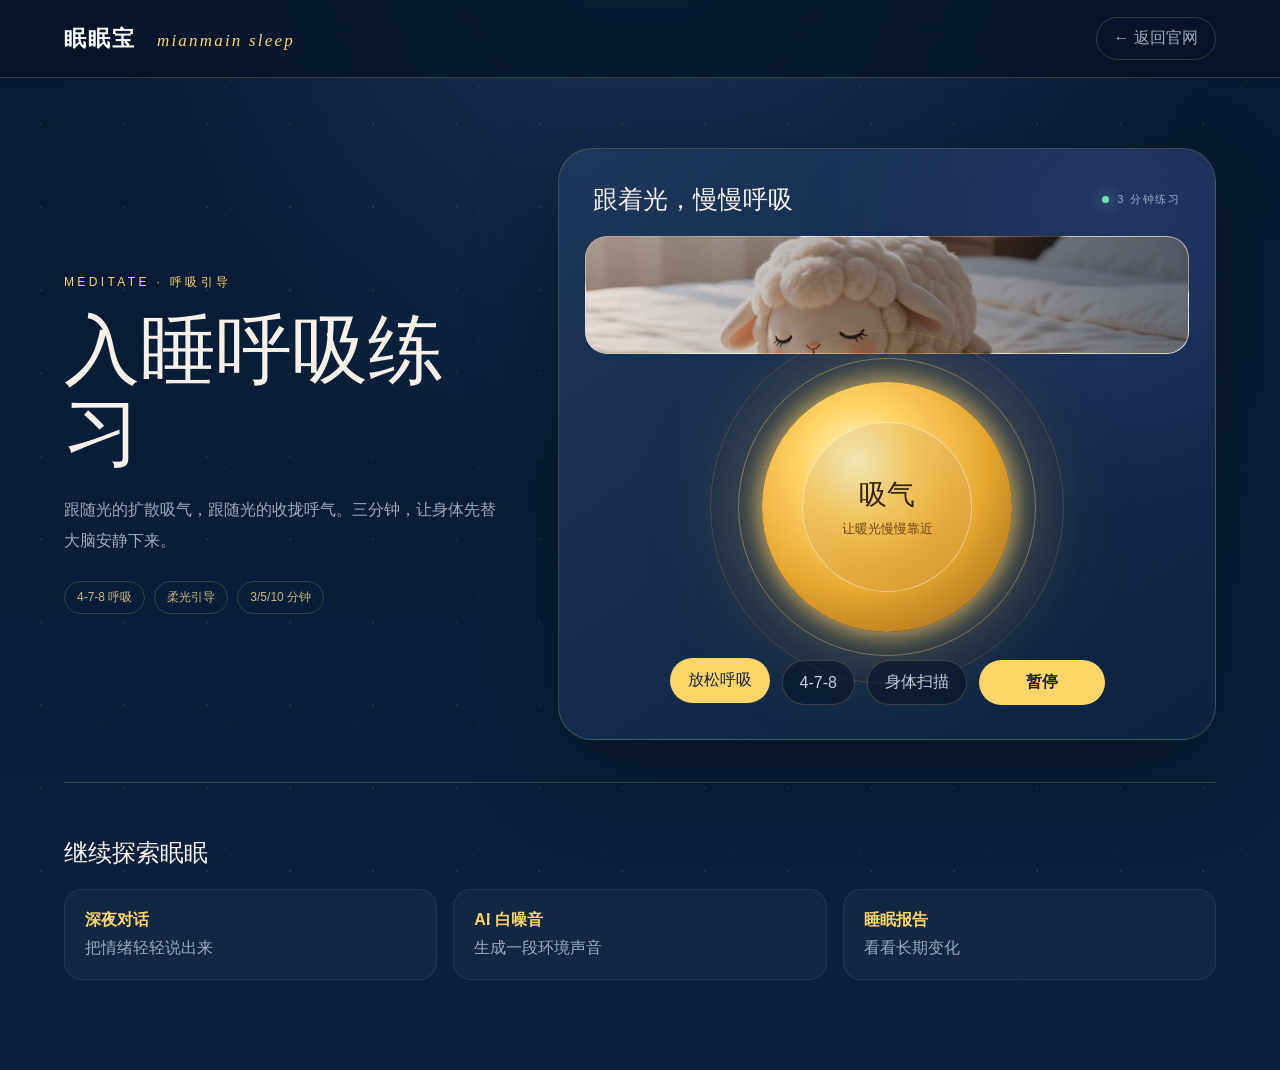
<file: mianmianbao/features/breathe.html>
<!doctype html><html lang="zh-CN"><head><meta charset="utf-8"><meta name="viewport" content="width=device-width,initial-scale=1,viewport-fit=cover"><title>入睡呼吸练习｜眠眠宝</title><link rel="icon" href="../favicon.svg"><link rel="stylesheet" href="feature.css"></head><body data-page="breathe"><div class="stars"></div><header class="topbar"><a class="brand" href="../">眠眠宝 <em>mianmain sleep</em></a><a class="back" href="../#features">← 返回官网</a></header><main class="shell"><section class="hero"><div class="reveal"><div class="eyebrow" data-eyebrow></div><h1 data-title></h1><p data-lead></p><div class="tags" data-tags></div></div><div class="stage reveal" data-stage></div></section><section class="more"><h2>继续探索眠眠</h2><div class="more-grid"><a class="more-card" href="chat.html"><strong>深夜对话</strong>把情绪轻轻说出来</a><a class="more-card" href="sound.html"><strong>AI 白噪音</strong>生成一段环境声音</a><a class="more-card" href="report.html"><strong>睡眠报告</strong>看看长期变化</a></div></section></main><script src="feature.js"></script></body></html>
</file>
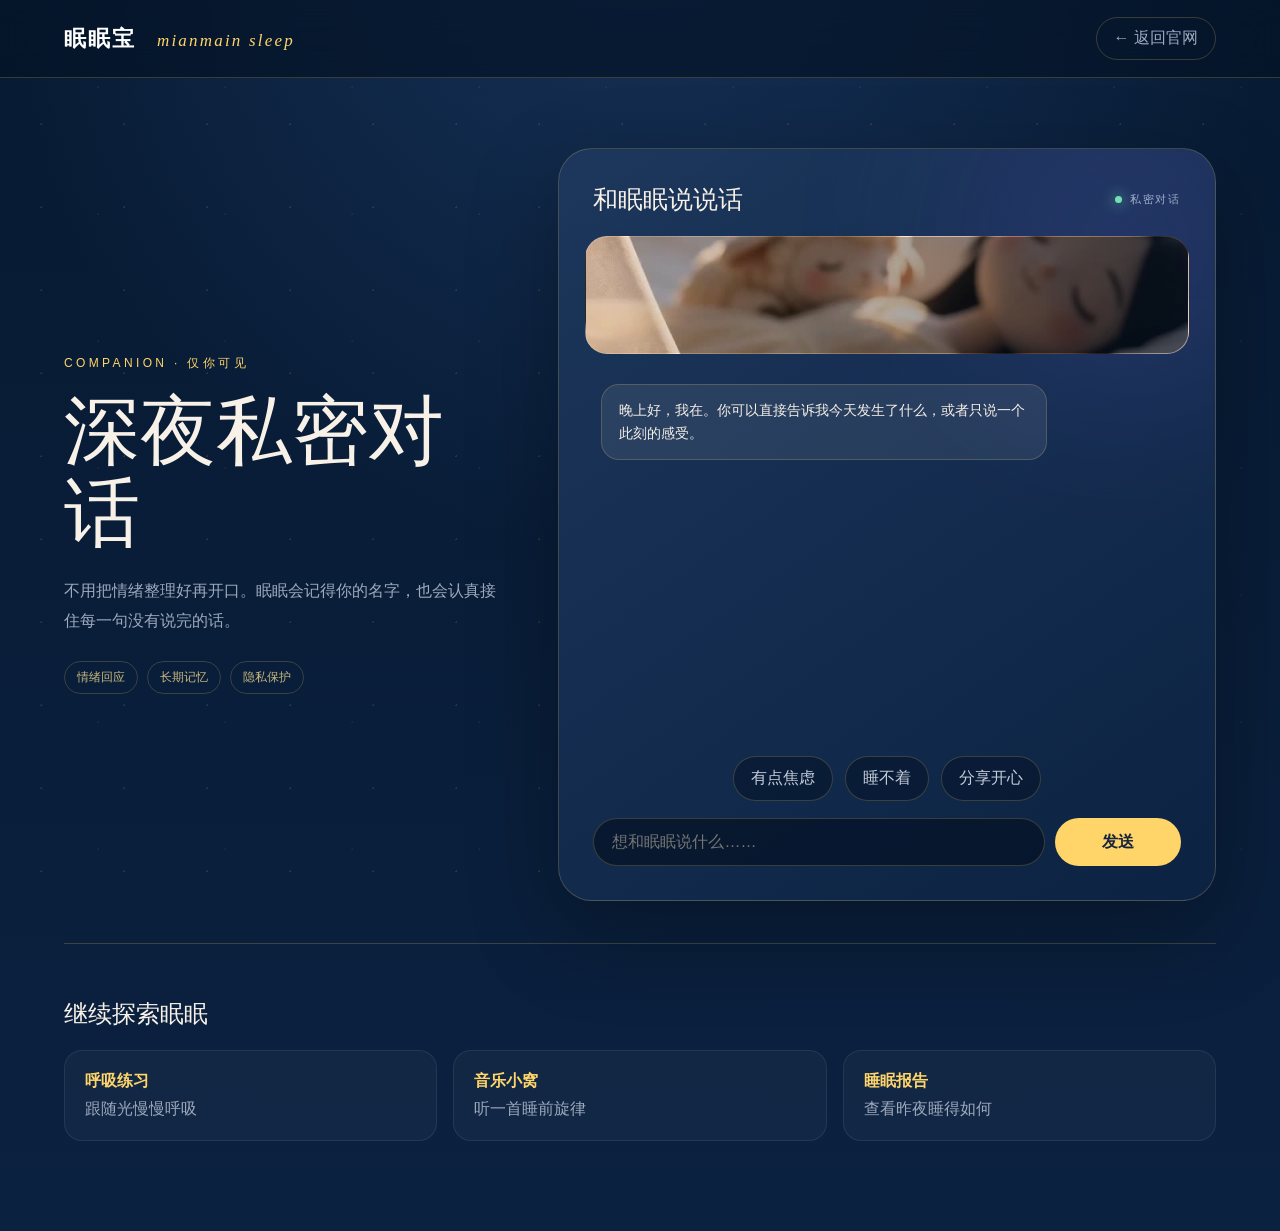
<file: mianmianbao/features/chat.html>
<!doctype html><html lang="zh-CN"><head><meta charset="utf-8"><meta name="viewport" content="width=device-width,initial-scale=1,viewport-fit=cover"><title>深夜私密对话｜眠眠宝</title><link rel="icon" href="../favicon.svg"><link rel="stylesheet" href="feature.css"></head><body data-page="chat"><div class="stars"></div><header class="topbar"><a class="brand" href="../">眠眠宝 <em>mianmain sleep</em></a><a class="back" href="../#features">← 返回官网</a></header><main class="shell"><section class="hero"><div class="reveal"><div class="eyebrow" data-eyebrow></div><h1 data-title></h1><p data-lead></p><div class="tags" data-tags></div></div><div class="stage reveal" data-stage></div></section><section class="more"><h2>继续探索眠眠</h2><div class="more-grid"><a class="more-card" href="breathe.html"><strong>呼吸练习</strong>跟随光慢慢呼吸</a><a class="more-card" href="music.html"><strong>音乐小窝</strong>听一首睡前旋律</a><a class="more-card" href="report.html"><strong>睡眠报告</strong>查看昨夜睡得如何</a></div></section></main><script src="feature.js"></script></body></html>
</file>
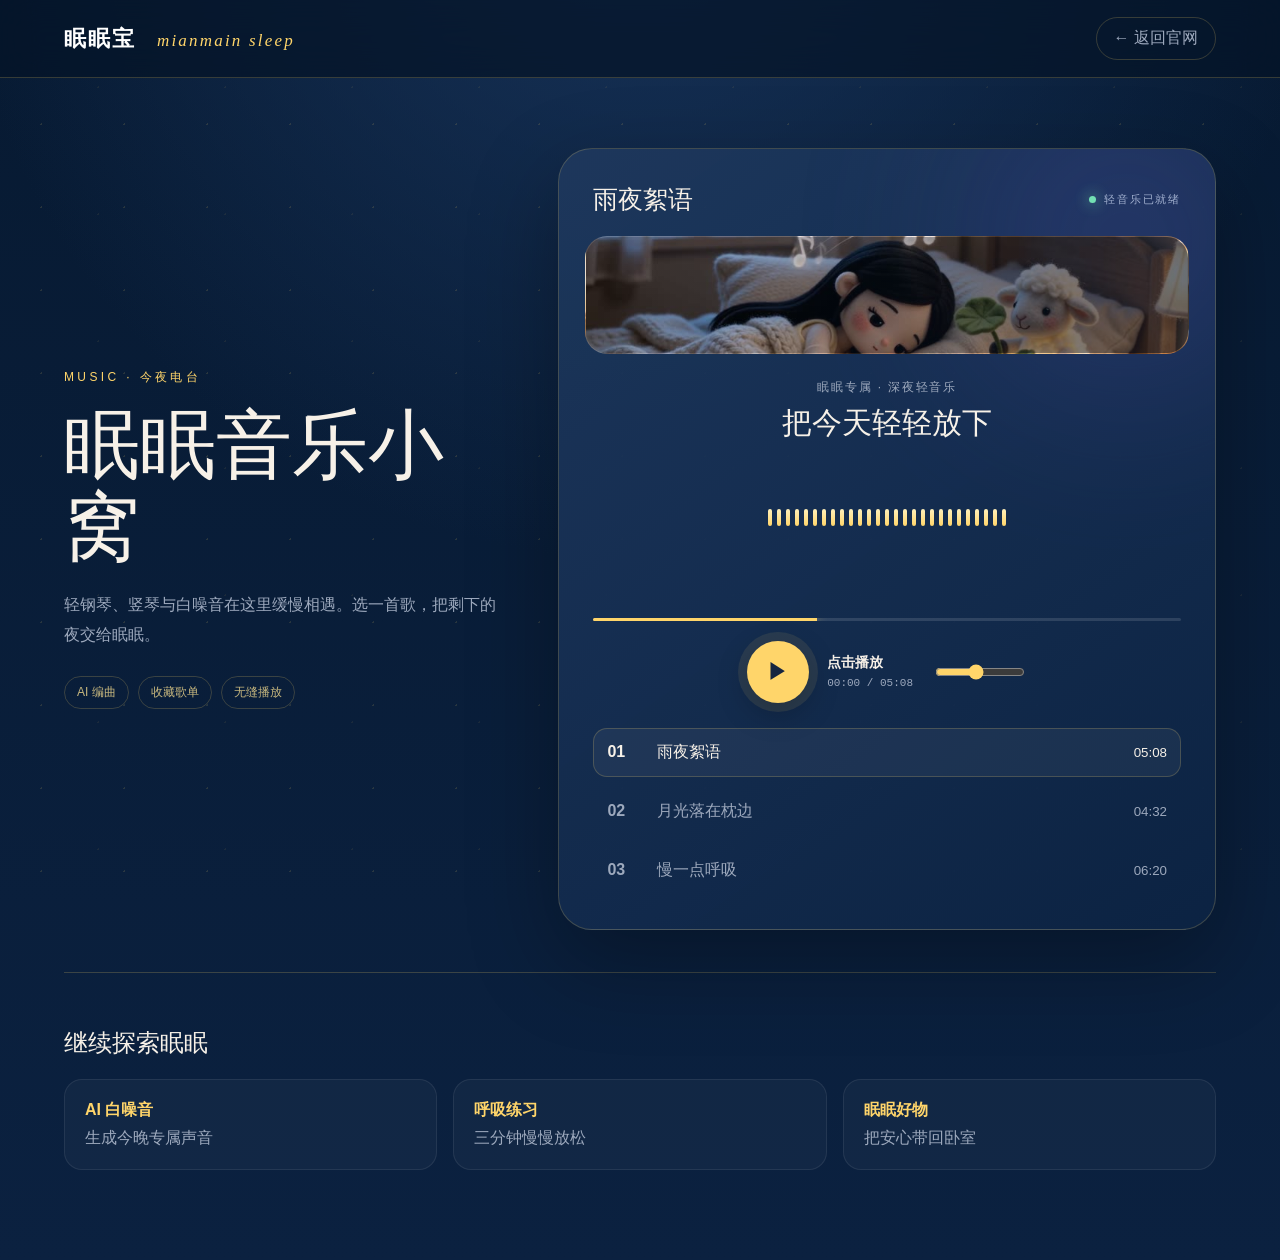
<file: mianmianbao/features/music.html>
<!doctype html><html lang="zh-CN"><head><meta charset="utf-8"><meta name="viewport" content="width=device-width,initial-scale=1,viewport-fit=cover"><title>眠眠音乐小窝｜眠眠宝</title><link rel="icon" href="../favicon.svg"><link rel="stylesheet" href="feature.css"></head><body data-page="music"><div class="stars"></div><header class="topbar"><a class="brand" href="../">眠眠宝 <em>mianmain sleep</em></a><a class="back" href="../#features">← 返回官网</a></header><main class="shell"><section class="hero"><div class="reveal"><div class="eyebrow" data-eyebrow></div><h1 data-title></h1><p data-lead></p><div class="tags" data-tags></div></div><div class="stage reveal" data-stage></div></section><section class="more"><h2>继续探索眠眠</h2><div class="more-grid"><a class="more-card" href="sound.html"><strong>AI 白噪音</strong>生成今晚专属声音</a><a class="more-card" href="breathe.html"><strong>呼吸练习</strong>三分钟慢慢放松</a><a class="more-card" href="shop.html"><strong>眠眠好物</strong>把安心带回卧室</a></div></section></main><script src="feature.js"></script></body></html>
</file>
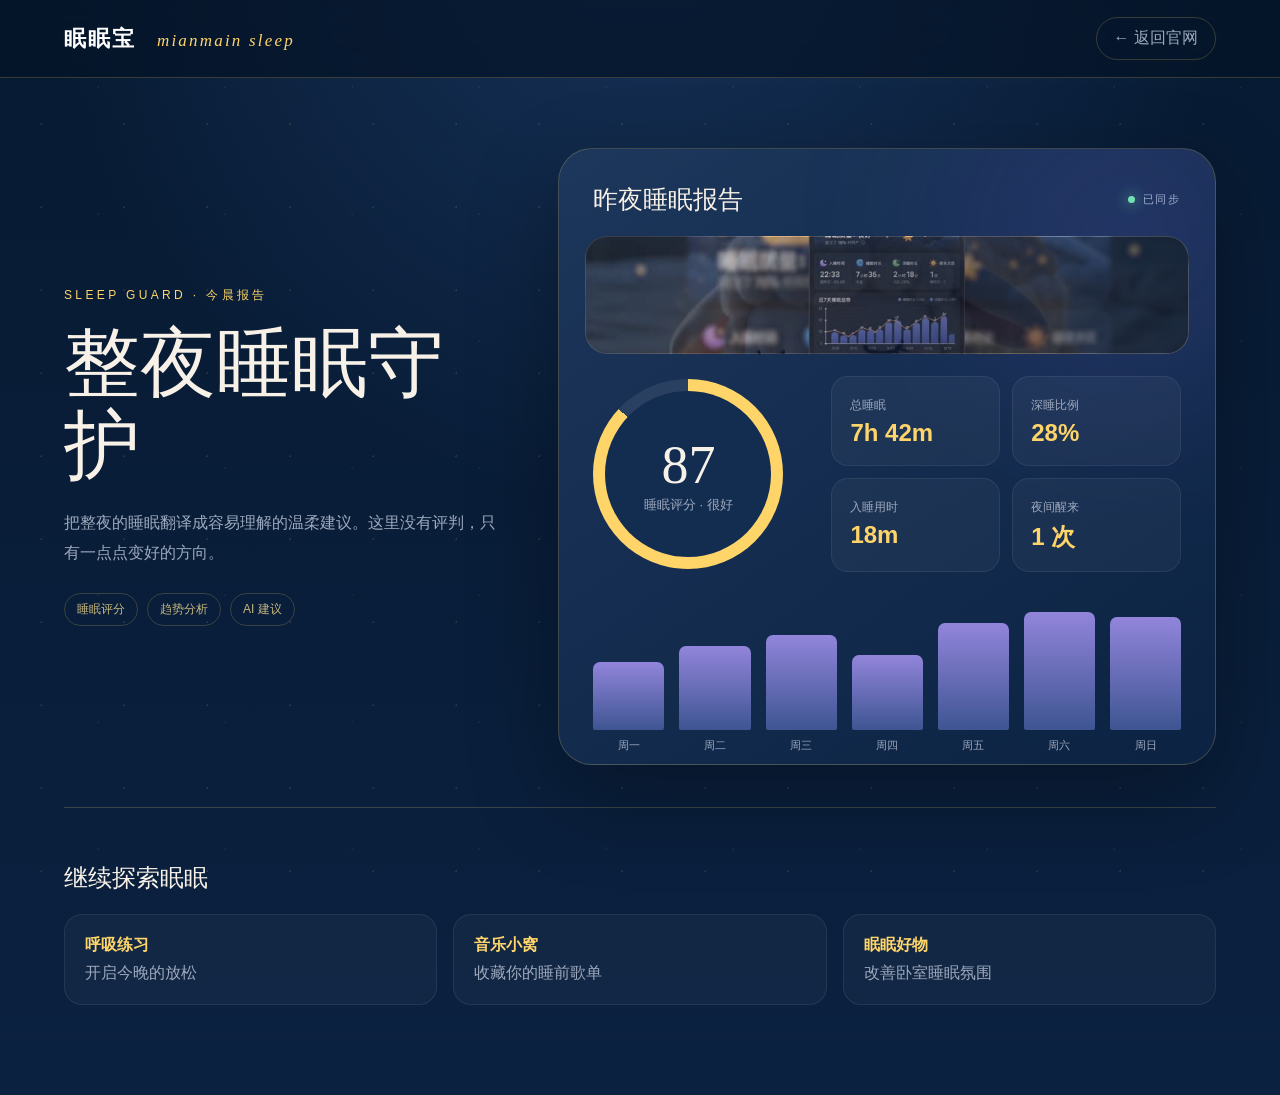
<file: mianmianbao/features/report.html>
<!doctype html><html lang="zh-CN"><head><meta charset="utf-8"><meta name="viewport" content="width=device-width,initial-scale=1,viewport-fit=cover"><title>整夜睡眠守护｜眠眠宝</title><link rel="icon" href="../favicon.svg"><link rel="stylesheet" href="feature.css"></head><body data-page="report"><div class="stars"></div><header class="topbar"><a class="brand" href="../">眠眠宝 <em>mianmain sleep</em></a><a class="back" href="../#features">← 返回官网</a></header><main class="shell"><section class="hero"><div class="reveal"><div class="eyebrow" data-eyebrow></div><h1 data-title></h1><p data-lead></p><div class="tags" data-tags></div></div><div class="stage reveal" data-stage></div></section><section class="more"><h2>继续探索眠眠</h2><div class="more-grid"><a class="more-card" href="breathe.html"><strong>呼吸练习</strong>开启今晚的放松</a><a class="more-card" href="music.html"><strong>音乐小窝</strong>收藏你的睡前歌单</a><a class="more-card" href="shop.html"><strong>眠眠好物</strong>改善卧室睡眠氛围</a></div></section></main><script src="feature.js"></script></body></html>
</file>
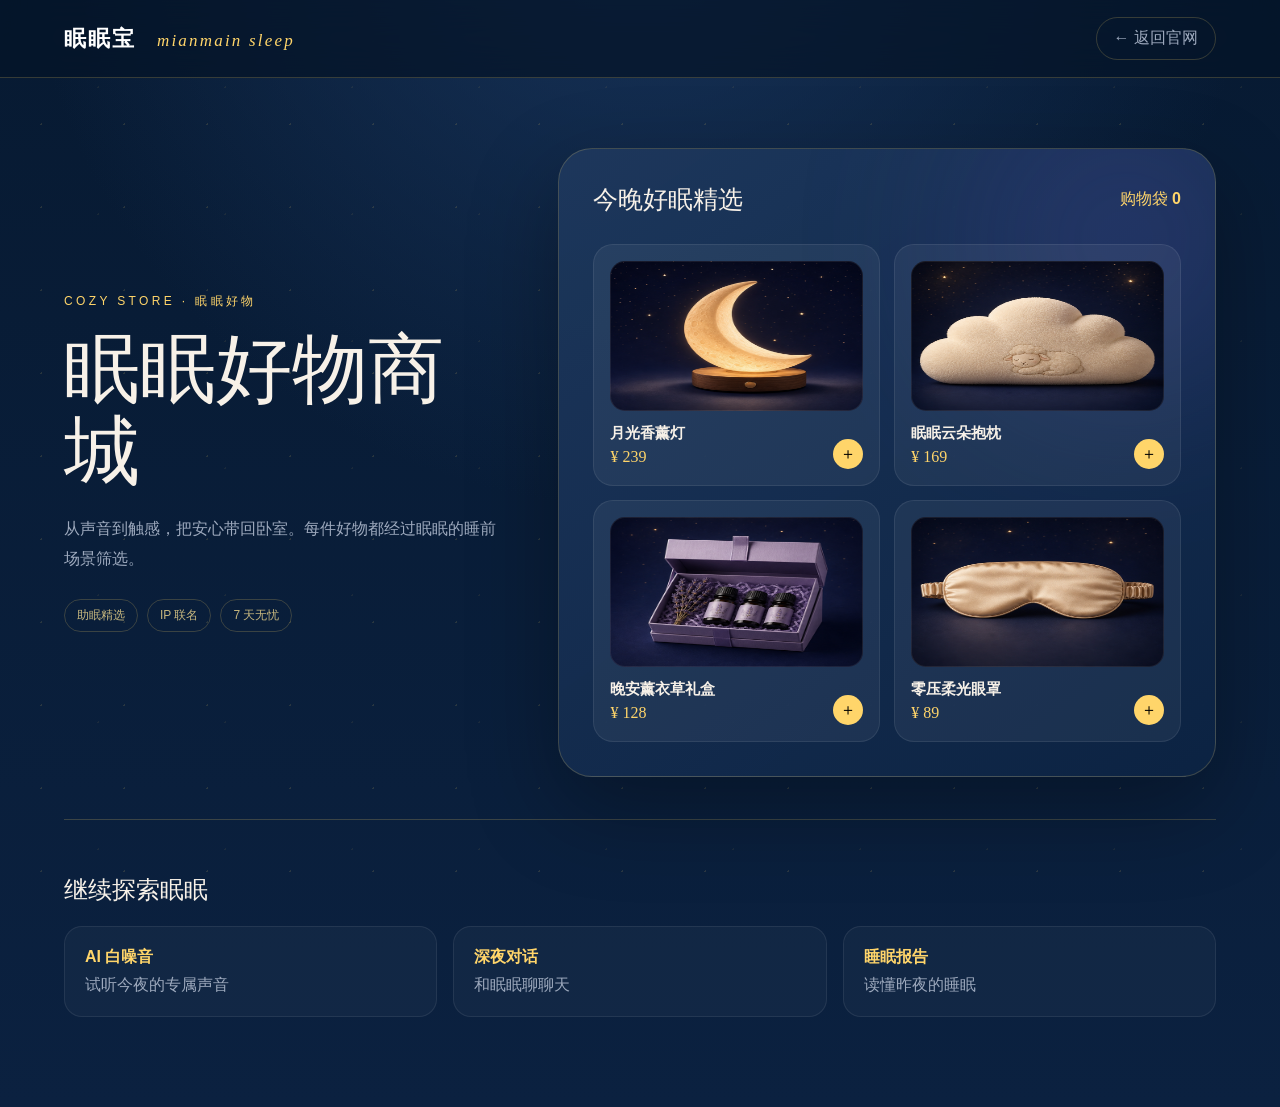
<file: mianmianbao/features/shop.html>
<!doctype html><html lang="zh-CN"><head><meta charset="utf-8"><meta name="viewport" content="width=device-width,initial-scale=1,viewport-fit=cover"><title>眠眠好物商城｜眠眠宝</title><link rel="icon" href="../favicon.svg"><link rel="stylesheet" href="feature.css"></head><body data-page="shop"><div class="stars"></div><header class="topbar"><a class="brand" href="../">眠眠宝 <em>mianmain sleep</em></a><a class="back" href="../#features">← 返回官网</a></header><main class="shell"><section class="hero"><div class="reveal"><div class="eyebrow" data-eyebrow></div><h1 data-title></h1><p data-lead></p><div class="tags" data-tags></div></div><div class="stage reveal" data-stage></div></section><section class="more"><h2>继续探索眠眠</h2><div class="more-grid"><a class="more-card" href="sound.html"><strong>AI 白噪音</strong>试听今夜的专属声音</a><a class="more-card" href="chat.html"><strong>深夜对话</strong>和眠眠聊聊天</a><a class="more-card" href="report.html"><strong>睡眠报告</strong>读懂昨夜的睡眠</a></div></section></main><script src="feature.js"></script></body></html>
</file>
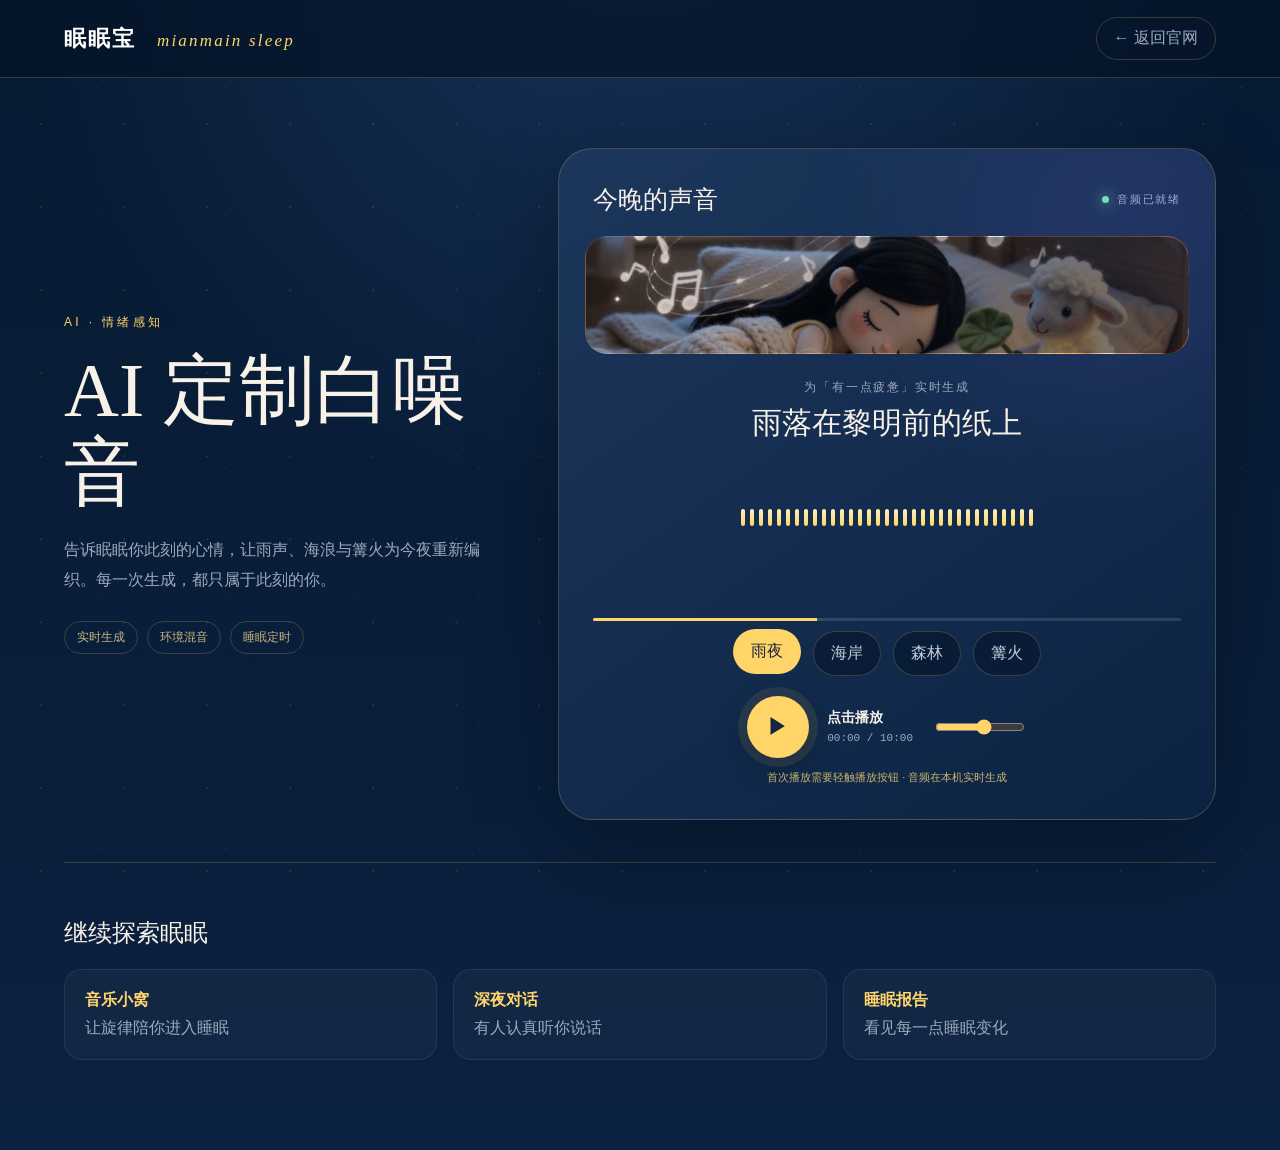
<file: mianmianbao/features/sound.html>
<!doctype html><html lang="zh-CN"><head><meta charset="utf-8"><meta name="viewport" content="width=device-width,initial-scale=1,viewport-fit=cover"><title>AI 定制白噪音｜眠眠宝</title><link rel="icon" href="../favicon.svg"><link rel="stylesheet" href="feature.css"></head><body data-page="sound"><div class="stars"></div><header class="topbar"><a class="brand" href="../">眠眠宝 <em>mianmain sleep</em></a><a class="back" href="../#features">← 返回官网</a></header><main class="shell"><section class="hero"><div class="reveal"><div class="eyebrow" data-eyebrow></div><h1 data-title></h1><p data-lead></p><div class="tags" data-tags></div></div><div class="stage reveal" data-stage></div></section><section class="more"><h2>继续探索眠眠</h2><div class="more-grid"><a class="more-card" href="music.html"><strong>音乐小窝</strong>让旋律陪你进入睡眠</a><a class="more-card" href="chat.html"><strong>深夜对话</strong>有人认真听你说话</a><a class="more-card" href="report.html"><strong>睡眠报告</strong>看见每一点睡眠变化</a></div></section></main><script src="feature.js"></script></body></html>
</file>
<file: mianmianbao/features/feature.css>
:root{--night:#071a32;--panel:#10294d;--panel2:#19365f;--gold:#ffd56a;--cream:#f7f1e8;--muted:#9da9bd;--line:rgba(255,213,106,.2);--ease:cubic-bezier(.22,1,.36,1)}
*{box-sizing:border-box}html{background:var(--night);color:var(--cream);font-family:"PingFang SC","Noto Sans SC",sans-serif}body{margin:0;min-height:100vh;background:radial-gradient(circle at 50% -10%,#18345b 0,transparent 45%),linear-gradient(180deg,#071a32,#0b2140);overflow-x:hidden}button,input{font:inherit}.stars,.stars:before{position:fixed;inset:0;pointer-events:none;background-image:radial-gradient(#ffd56a 1px,transparent 1px);background-size:83px 83px;opacity:.13}.stars:before{content:"";transform:translate(35px,24px);background-size:127px 127px;opacity:.55}
.topbar{height:78px;display:flex;align-items:center;justify-content:space-between;padding:0 5vw;border-bottom:1px solid var(--line);background:rgba(5,20,39,.72);backdrop-filter:blur(18px);position:sticky;top:0;z-index:20}.brand{color:#fff;text-decoration:none;font-weight:700;font-size:22px;letter-spacing:.1em}.brand em{font-family:Georgia,serif;color:var(--gold);font-weight:400;font-size:17px;margin-left:12px}.back{color:var(--muted);text-decoration:none;border:1px solid var(--line);border-radius:999px;padding:10px 17px;transition:.25s var(--ease)}.back:hover{color:var(--gold);transform:translateX(-3px)}
.shell{width:min(1180px,90vw);margin:auto;padding:70px 0 90px}.hero{display:grid;grid-template-columns:.8fr 1.2fr;gap:56px;align-items:center;margin-bottom:42px}.eyebrow{color:var(--gold);font-size:12px;letter-spacing:.28em;margin-bottom:18px}.hero h1{font-family:Georgia,"Songti SC",serif;font-size:clamp(42px,6vw,76px);font-weight:400;line-height:1.08;margin:0 0 22px}.hero p{color:var(--muted);font-size:16px;line-height:1.9;margin:0}.tags{display:flex;gap:9px;flex-wrap:wrap;margin-top:25px}.tag{border:1px solid var(--line);border-radius:999px;padding:7px 12px;color:#c7b77e;font-size:12px}.stage{min-height:560px;border:1px solid var(--line);border-radius:34px;background:linear-gradient(145deg,rgba(30,56,93,.94),rgba(12,35,67,.96));box-shadow:0 32px 90px rgba(0,0,0,.3);position:relative;overflow:hidden;padding:34px}.stage:before{content:"";position:absolute;width:300px;height:300px;border-radius:50%;background:var(--glow,#6b5ed1);filter:blur(100px);opacity:.22;right:-60px;top:-60px}.stage>*{position:relative}.panel-title{display:flex;align-items:center;justify-content:space-between;margin-bottom:28px}.panel-title h2{font-family:Georgia,"Songti SC",serif;font-weight:400;margin:0;font-size:25px}.status{font-size:11px;color:#9faecd;letter-spacing:.16em}.status:before{content:"";display:inline-block;width:7px;height:7px;border-radius:50%;background:#73e0b3;box-shadow:0 0 14px #73e0b3;margin-right:8px}
.orb{width:250px;height:250px;border-radius:50%;margin:28px auto;background:radial-gradient(circle at 38% 32%,#fff7c9 0,#ffd56a 24%,#e7a62e 57%,#8b5715 100%);box-shadow:0 0 25px rgba(255,220,118,.75),0 0 75px rgba(255,190,61,.44),0 0 140px rgba(255,167,38,.2);display:grid;place-items:center;animation:breathe 6s ease-in-out infinite;position:relative}.orb:before,.orb:after{content:"";position:absolute;inset:-24px;border:1px solid rgba(255,218,112,.36);border-radius:50%;animation:halo 3s ease-out infinite}.orb:after{inset:-52px;border-color:rgba(255,196,65,.16);animation-delay:1.5s}.orb-inner{width:68%;height:68%;border-radius:50%;border:1px solid rgba(255,255,255,.48);background:rgba(120,69,10,.1);display:grid;place-items:center;text-align:center;box-shadow:inset 0 0 35px rgba(255,255,255,.15)}.orb strong{font-family:Georgia,serif;font-size:28px;font-weight:400;color:#39230c}.orb small{display:block;color:#704714;margin-top:6px}.controls{display:flex;justify-content:center;gap:12px;flex-wrap:wrap}.pill,.action{border:1px solid var(--line);background:rgba(5,21,43,.6);color:#c4ccda;padding:11px 17px;border-radius:999px;cursor:pointer;transition:.25s var(--ease)}.pill:hover,.pill.active{color:#17243d;background:var(--gold);transform:translateY(-2px)}.action{min-width:126px;color:#18243c;background:var(--gold);font-weight:600}.action:hover{transform:scale(1.03);box-shadow:0 8px 28px rgba(255,213,106,.24)}
.wave{height:140px;display:flex;align-items:center;justify-content:center;gap:5px}.wave i{display:block;width:4px;height:35%;border-radius:9px;background:linear-gradient(#fff0bb,var(--gold));animation:wave 1.25s ease-in-out infinite;animation-delay:calc(var(--i)*-.08s)}.paused .wave i{animation-play-state:paused;height:12%}.track{text-align:center}.track h3{font-family:Georgia,"Songti SC",serif;font-weight:400;font-size:30px;margin:4px}.track p{color:var(--muted);font-size:12px;letter-spacing:.15em}.progress{height:3px;background:rgba(255,255,255,.12);border-radius:4px;margin:30px 0 10px;overflow:hidden}.progress span{display:block;width:38%;height:100%;background:var(--gold);box-shadow:0 0 12px var(--gold)}
.scene-photo{height:118px;margin:-8px -8px 22px;border-radius:22px;background-size:cover;background-position:center;position:relative;overflow:hidden;border:1px solid rgba(255,255,255,.1)}.scene-photo:after{content:"";position:absolute;inset:0;background:linear-gradient(90deg,rgba(6,22,44,.05),rgba(6,22,44,.58))}.player-controls{display:flex;align-items:center;justify-content:center;gap:18px;margin-top:20px}.play-round{width:62px;height:62px;border:0;border-radius:50%;background:var(--gold);color:#162540;cursor:pointer;font-size:22px;box-shadow:0 0 0 9px rgba(255,213,106,.09),0 10px 30px rgba(0,0,0,.25);transition:.28s var(--ease)}.play-round:hover{transform:scale(1.07)}.play-label{min-width:88px;text-align:left;color:var(--muted);font-size:12px}.play-label strong{display:block;color:var(--cream);font-size:14px;margin-bottom:3px}.timecode{color:var(--muted);font:11px ui-monospace,monospace}.volume{accent-color:var(--gold);width:90px}.sound-hint{color:#c9b46e;text-align:center;font-size:11px;margin-top:12px}
.playlist{display:grid;gap:10px;margin-top:25px}.track-row{display:grid;grid-template-columns:38px 1fr auto;gap:12px;align-items:center;padding:13px;border:1px solid transparent;border-radius:14px;color:var(--muted);cursor:pointer}.track-row:hover,.track-row.active{background:rgba(255,255,255,.05);border-color:var(--line);color:var(--cream)}
.chat{height:380px;overflow:auto;display:flex;flex-direction:column;gap:15px;padding:8px}.msg{max-width:78%;padding:14px 17px;border-radius:18px;line-height:1.65;font-size:14px;animation:rise .45s var(--ease) both}.msg.ai{background:rgba(255,255,255,.08);border:1px solid var(--line);align-self:flex-start}.msg.me{background:linear-gradient(135deg,#675ab4,#9661a4);align-self:flex-end}.chat-form{display:flex;gap:10px;margin-top:17px}.chat-form input{flex:1;border:1px solid var(--line);border-radius:999px;background:rgba(4,18,38,.7);color:#fff;padding:14px 18px;outline:none}.chat-form input:focus{border-color:var(--gold)}
.report-score{display:grid;grid-template-columns:210px 1fr;gap:28px;align-items:center}.score-ring{width:190px;height:190px;border-radius:50%;display:grid;place-items:center;background:conic-gradient(var(--gold) 0 87%,rgba(255,255,255,.08) 87%);position:relative}.score-ring:after{content:"";position:absolute;inset:12px;background:#132d50;border-radius:50%}.score-ring div{z-index:1;text-align:center}.score-ring strong{font:54px Georgia,serif}.score-ring small{display:block;color:var(--muted)}.metric-grid{display:grid;grid-template-columns:repeat(2,1fr);gap:12px}.metric{padding:18px;border-radius:17px;background:rgba(255,255,255,.04);border:1px solid rgba(255,255,255,.07)}.metric strong{display:block;font-size:24px;color:var(--gold);margin-top:5px}.metric span{color:var(--muted);font-size:12px}.bars{height:130px;display:flex;align-items:end;gap:15px;margin-top:28px}.bar{flex:1;height:var(--h);background:linear-gradient(#9285db,#3e5592);border-radius:7px 7px 2px 2px;position:relative}.bar:after{content:attr(data-day);position:absolute;top:calc(100% + 8px);width:100%;text-align:center;color:var(--muted);font-size:11px}
.products{display:grid;grid-template-columns:repeat(2,1fr);gap:14px}.product{border-radius:20px;background:rgba(255,255,255,.055);border:1px solid rgba(255,255,255,.08);padding:16px;transition:.3s var(--ease)}.product:hover{transform:translateY(-5px);border-color:var(--line)}.product-art{height:150px;border-radius:15px;background-image:url('mianmain-sleep-products.png');background-size:200% 200%;background-repeat:no-repeat;box-shadow:inset 0 0 0 1px rgba(255,255,255,.08)}.product:nth-child(1) .product-art{background-position:0 0}.product:nth-child(2) .product-art{background-position:100% 0}.product:nth-child(3) .product-art{background-position:0 100%}.product:nth-child(4) .product-art{background-position:100% 100%}.product h3{font-size:15px;margin:13px 0 5px}.product p{font:16px Georgia,serif;color:var(--gold);margin:0}.product button{float:right;margin-top:-27px;border:0;border-radius:50%;width:30px;height:30px;background:var(--gold);cursor:pointer}.cart{color:var(--gold)}
.more{border-top:1px solid var(--line);padding-top:34px}.more h2{font-family:Georgia,"Songti SC",serif;font-weight:400}.more-grid{display:grid;grid-template-columns:repeat(3,1fr);gap:16px}.more-card{padding:20px;border:1px solid rgba(255,255,255,.08);border-radius:18px;background:rgba(255,255,255,.03);color:var(--muted);text-decoration:none;transition:.3s var(--ease)}.more-card:hover{transform:translateY(-4px);border-color:var(--line);color:var(--cream)}.more-card strong{display:block;color:var(--gold);margin-bottom:7px}
.reveal{opacity:0;transform:translateY(18px);animation:rise .65s var(--ease) forwards}.stage.reveal{animation-delay:.12s}@keyframes rise{to{opacity:1;transform:none}}@keyframes breathe{50%{transform:scale(1.08);filter:saturate(1.08) brightness(1.05);box-shadow:0 0 42px rgba(255,228,140,.9),0 0 100px rgba(255,185,48,.55),0 0 170px rgba(255,160,30,.24)}}@keyframes halo{0%{transform:scale(.9);opacity:0}35%{opacity:.75}100%{transform:scale(1.18);opacity:0}}@keyframes wave{0%,100%{height:20%}50%{height:90%}}
@media(max-width:820px){.topbar{height:64px;padding:0 18px}.brand{font-size:18px}.brand em{font-size:14px}.shell{width:min(92vw,620px);padding:42px 0 70px}.hero{grid-template-columns:1fr;gap:30px}.hero h1{font-size:44px}.stage{min-height:520px;padding:24px;border-radius:25px}.report-score{grid-template-columns:1fr}.score-ring{margin:auto}.products{grid-template-columns:1fr}.more-grid{grid-template-columns:1fr}.orb{width:220px;height:220px}.chat{height:340px}}
.hero>*{min-width:0}.hero h1{overflow-wrap:anywhere}
@media(max-width:820px){.hero{grid-template-columns:minmax(0,1fr)}.hero h1{font-size:clamp(38px,12vw,46px);line-height:1.12}.stage{min-width:0}.panel-title h2{font-size:22px}.scene-photo{height:105px}.track h3{font-size:25px}.wave{height:110px}.player-controls{gap:12px;flex-wrap:wrap}.play-round{width:58px;height:58px}.product-art{height:210px}.brand{letter-spacing:.05em}.brand em{margin-left:6px}.back{padding:8px 12px;font-size:13px}}
@media(prefers-reduced-motion:reduce){*,*:before,*:after{animation-duration:.01ms!important;animation-iteration-count:1!important;scroll-behavior:auto!important;transition-duration:.01ms!important}}
</file>
